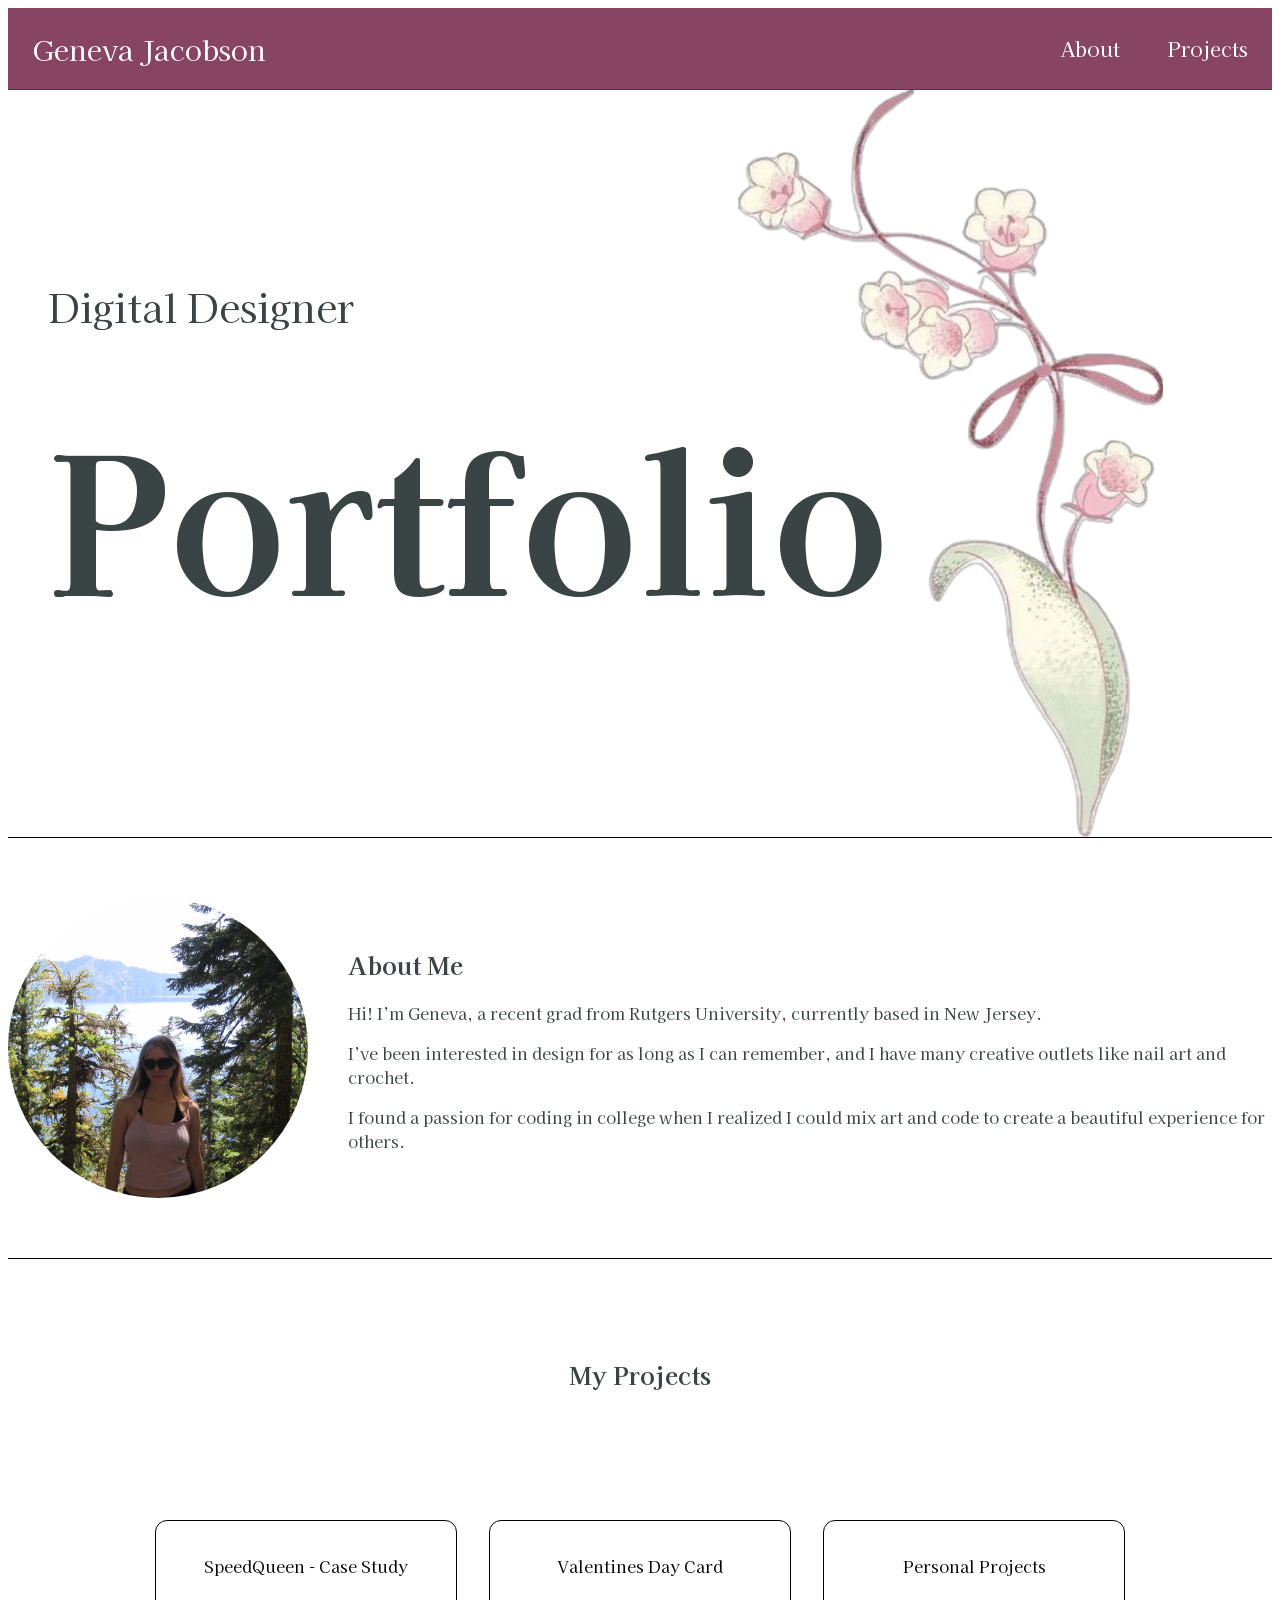
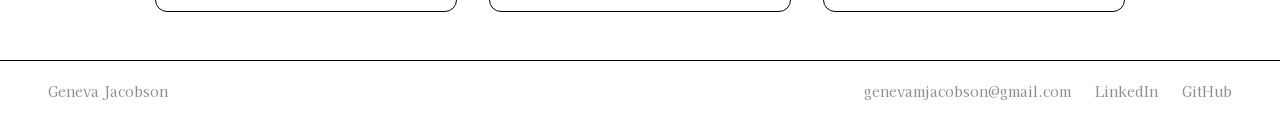
<file: index.html>
<html lang="en">
    <head>
        <meta charset="UTF-8">
        <meta http-equiv="X-UA-Compatible" content="IE=edge">
        <meta name="viewport" content="width=device-width, initial-scale=1.0">
        <link rel="preconnect" href="https://fonts.googleapis.com">
        <link rel="preconnect" href="https://fonts.gstatic.com" crossorigin>
        <link href="https://fonts.googleapis.com/css2?family=Archivo+Black&family=Cedarville+Cursive&family=Homemade+Apple&family=Kaisei+Decol&display=swap" rel="stylesheet">
        <title>Personal Portfolio Website </title>
        <link rel="stylesheet" href="style.css">
    </head>
    <body>
        <div class="box" id="home">
            <nav>
                <div class="nav-name">
                    <a href="#home">Geneva Jacobson</a>
                </div>
                <ul>
                    <li><a href="#about">About</a></li>
                    <li><a href=#projects>Projects</a></li>
                </ul>
            </nav>
            <div class="cover">
                <div class="text">
                    <p class="small">Digital Designer</p>
                    <h1>Portfolio</h1>
                </div>
            
                <div class="image"></div>
            </div>
        </div>
        <div class="about" id="about">
            <div class="about-container">
                <div class="about-image">
                    <img src="me.jpeg" alt="About Me">
                </div>
                <div class="about-text">
                    <h2>About Me</h2>
                    <p>Hi! I’m Geneva, a recent grad from Rutgers University, currently based in New Jersey. </p>

                    <p>I’ve been interested in design for as long as I can remember, and I have many creative outlets like nail art and crochet. </p>
                    
                    <p>I found a passion for coding in college when I realized I could mix art and code to create a beautiful experience for others.</p>
                </div>
            </div>
        </div>
        <div class="project" id="projects">
            <h2 class="myprojects"> My Projects</h2> 
            <section class="projects">
                <a href="casestudy.html" class="project-box speedqueen">
                    SpeedQueen - Case Study
                </a>
                
                <a href="https://geba-geneva.github.io/Valentines-Day-Card/" class="project-box vday">
                    Valentines Day Card
                </a>
                
                <a href="#" class="project-box scrapbook">
                    Personal Projects
                </a>
            </section>
        </div>
        <footer>
            <div class="container">
              <div class="footer-inner">
                <span>Geneva Jacobson</span>
                    <div class="footer-links">
                        <a href="mailto:genevamjacobson@gmail.com">genevamjacobson@gmail.com</a>
                        <a href="https://www.linkedin.com/in/geneva-jacobson-64617a358/" target="_blank">LinkedIn</a>
                        <a href="https://github.com/geba-geneva" target="_blank">GitHub</a>
                </div>
              </div>
            </div>
          </footer>
    </body>
</html>
</file>
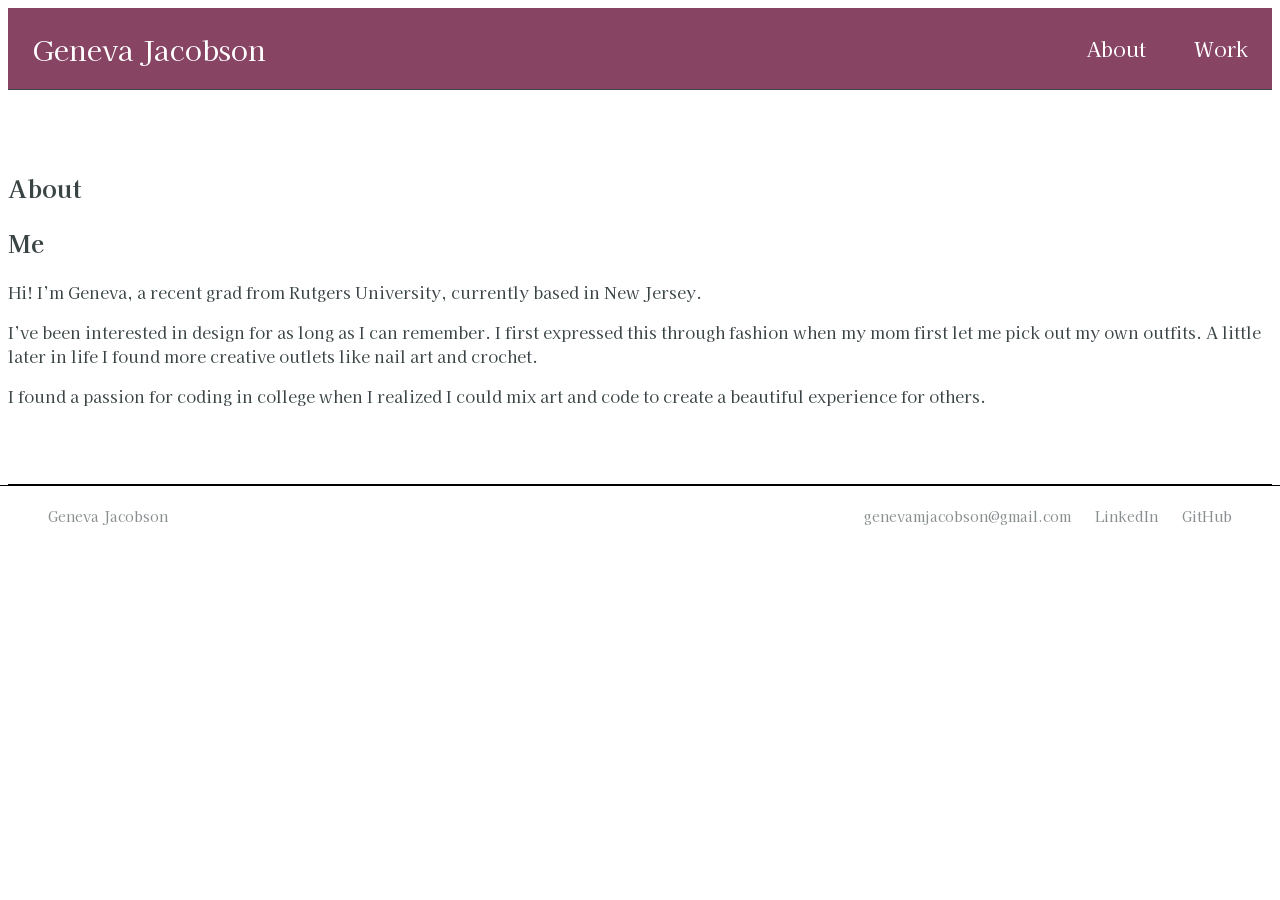
<file: about.html>
<html lang="en">
    <head>
        <meta charset="UTF-8">
        <meta http-equiv="X-UA-Compatible" content="IE=edge">
        <meta name="viewport" content="width=device-width, initial-scale=1.0">
        <link rel="preconnect" href="https://fonts.googleapis.com">
        <link rel="preconnect" href="https://fonts.gstatic.com" crossorigin>
        <link href="https://fonts.googleapis.com/css2?family=Kaisei+Decol&display=swap" rel="stylesheet">
        <title>Personal Portfolio Website </title>
        <link rel="stylesheet" href="style.css">
    </head>
    <body>
        <div class="box">
            <nav>
                <div class="nav-name"><a href="index.html">Geneva Jacobson</a></div>
                <ul>
                    <li><a href="about.html">About</a></li>
                    <li><a href="work.html">Work</a></li>
                </ul>
            </nav>
            <section class="about">
                <h2>About</h2>
                <h2 class="aboutp2">Me</h2>
                <div class="about-box">
                    <p>Hi! I’m Geneva, a recent grad from Rutgers University, currently based in New Jersey. </p>

                    <p>I’ve been interested in design for as long as I can remember. I first expressed this through fashion when my mom first let me pick out my own outfits. A little later in life I found more creative outlets like nail art and crochet. </p>
                    
                    <p>I found a passion for coding in college when I realized I could mix art and code to create a beautiful experience for others.</p>
                </div>
                <div class="me">
            </div>
            </section>
        </div>
        <footer>
            <div class="container">
              <div class="footer-inner">
                <span>Geneva Jacobson</span>
                    <div class="footer-links">
                      <a href="mailto:genevamjacobson@gmail.com">genevamjacobson@gmail.com</a>
                      <a href="https://www.linkedin.com/in/geneva-jacobson-64617a358/" target="_blank">LinkedIn</a>
                      <a href="https://github.com/geba-geneva" target="_blank">GitHub</a>
                </div>
              </div>
            </div>
        </footer>
    </body>
</html>
</file>
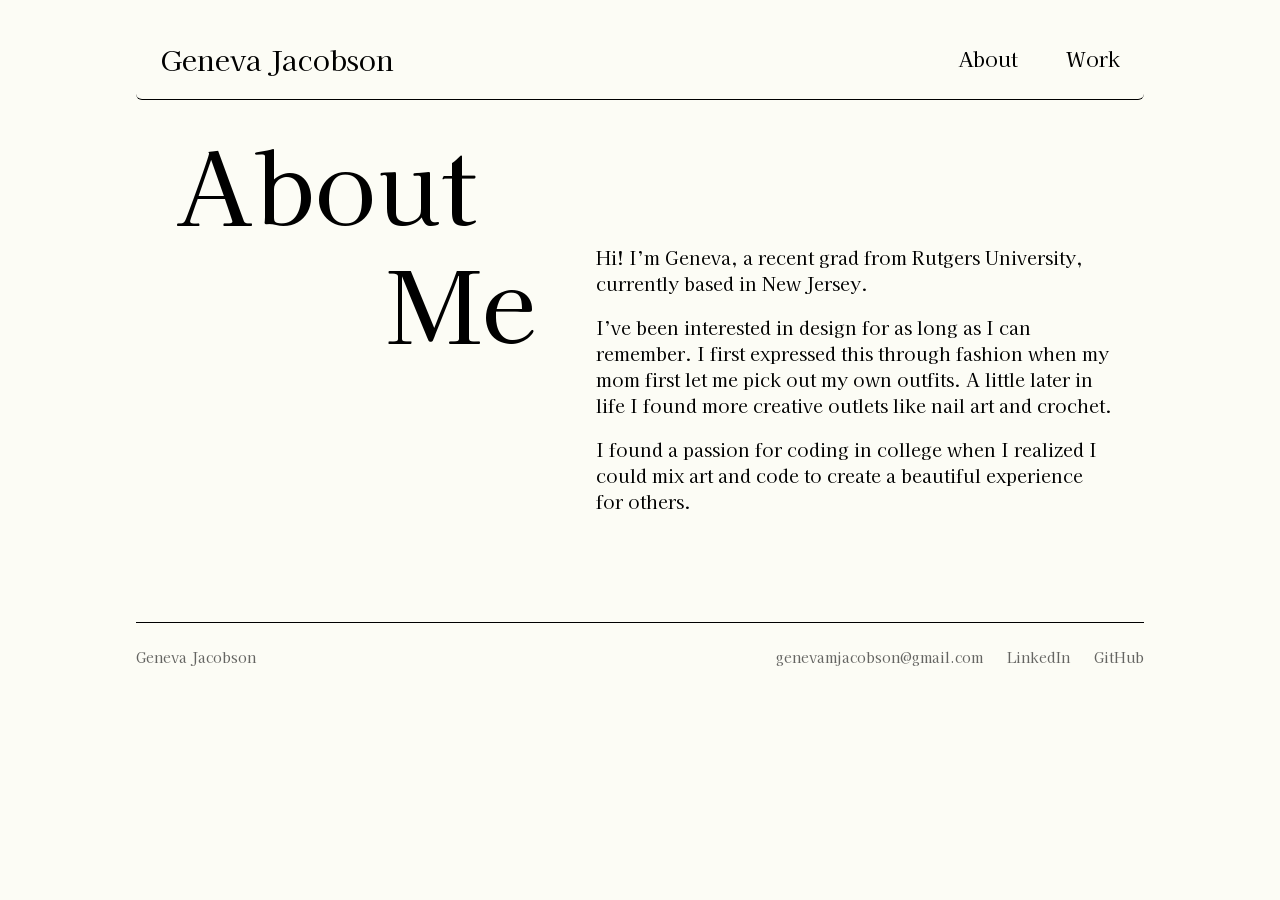
<file: portfolio/about.html>
<html lang="en">
    <head>
        <meta charset="UTF-8">
        <meta http-equiv="X-UA-Compatible" content="IE=edge">
        <meta name="viewport" content="width=device-width, initial-scale=1.0">
        <link rel="preconnect" href="https://fonts.googleapis.com">
        <link rel="preconnect" href="https://fonts.gstatic.com" crossorigin>
        <link href="https://fonts.googleapis.com/css2?family=Kaisei+Decol&display=swap" rel="stylesheet">
        <title>Personal Portfolio Website </title>
        <link rel="stylesheet" href="style.css">
    </head>
    <body>
        <div class="box">
            <nav>
                <div class="nav-name"><a href="index.html">Geneva Jacobson</a></div>
                <ul>
                    <li><a href="about.html">About</a></li>
                    <li><a href="work.html">Work</a></li>
                </ul>
            </nav>
            <section class="about">
                <h2>About</h2>
                <h2 class="aboutp2">Me</h2>
                <div class="about-box">
                    <p>Hi! I’m Geneva, a recent grad from Rutgers University, currently based in New Jersey. </p>

                    <p>I’ve been interested in design for as long as I can remember. I first expressed this through fashion when my mom first let me pick out my own outfits. A little later in life I found more creative outlets like nail art and crochet. </p>
                    
                    <p>I found a passion for coding in college when I realized I could mix art and code to create a beautiful experience for others.</p>
                </div>
                <div class="me">
            </div>
            </section>
        </div>
        <footer>
            <div class="container">
              <div class="footer-inner">
                <span>Geneva Jacobson</span>
                    <div class="footer-links">
                      <a href="mailto:genevamjacobson@gmail.com">genevamjacobson@gmail.com</a>
                      <a href="www.linkedin.com/in/geneva-jacobson-64617a358" target="_blank">LinkedIn</a>
                      <a href="https://github.com/geba-geneva" target="_blank">GitHub</a>
                </div>
              </div>
            </div>
        </footer>
    </body>
</html>
</file>
<file: style.css>
html {
  scroll-behavior: smooth;
}
body{
  font-family: "Kaisei Decol", serif;
  font-weight: 400;
  font-style: normal;
  color: #3a4445;

}
/* landing pagge */
nav{
display: flex;
align-items: center;
border-bottom: 1px solid #3a4445;
text-decoration: none;
padding: 6px 12px;
transition: 0.2s;
list-style: none;
background-color: #874463;
}


nav ul{
display: flex;
gap: 24px;
list-style: none;
margin-left: auto;
font-size: 20px;
}
nav a {
text-decoration: none;
padding: 6px 12px;
border-radius: 6px;
transition: 0.2s;
color: white;
}
.nav-name a {
font-size: 28px;
}
nav a:hover {
opacity: 0.4;
}

.cover {
  display: flex;
  height: 83vh;
  position: relative;
  border-bottom: 1px solid black;
}
h1 {
  font-size: 15vw;
  margin: 0;
}
.text {
  z-index: 2;
  display: flex;
  flex-direction: column;
  justify-content: flex-start; /* move to top */
  padding-top: 150px;
  padding-left: 40px;
  padding-right: 40px;
}

.small{
  font-size: 3vw;
}

.image {
  position: absolute;   /* place it inside .cover */
  right: 100;
  top: 0;

  width: 35%;           /* controls how wide */
  height: 100%;         /* makes it tall */

  background-image: url("flower.png");
  background-size: contain;
  background-repeat: no-repeat;
  background-position: center;

  z-index: 1;
}





/* about */
.about {
  border-bottom: 1px solid black;
  padding: 60px 0px;
}

/* Flex container for image + text */
.about-container {
  display: flex;
  align-items: center; /* vertically centers text with image */
  gap: 40px;           /* space between image and text */
  flex-wrap: wrap;      /* allows stacking on small screens */
}

/* Image styling */
.about-image img {
  max-width: 300px;  /* controls image size */
  width: 100%;
  height: auto; 
  border-radius: 250px;     /* keeps proportions */
}

/* Text styling */
.about-text {
  flex: 1; /* takes remaining space */
}





/* Courses section */
.relatedcourses {
  padding-top: 60px;
  text-align: center;
}

/* Grid of course boxes */
.course-grid {
  display: flex;
  flex-wrap: wrap;       /* allows wrapping on smaller screens */
  justify-content: center;
  gap: 30px;             /* space between boxes */
  margin-top: 40px;
  padding-bottom: 60px;
}

/* Each course box */
.course-box {
  background-color: #ffffff;
  padding: 30px;
  border-radius: 12px;
  border: 1px solid black;
  width: 150px;          /* fixed width for uniform boxes */
  text-align: left;
}



.myprojects{
  padding: 60px 0px;
  display: block;
  text-align: center;
  margin-top: 3%;
}
.projects {
  display: flex;
  grid-template-columns: repeat(2, 1fr);
  gap: 2rem;
  padding: 3rem;
  justify-content: center;
}

.project-box {
  display: flex;
  align-items: center;
  justify-content: center;
  height: 90px;
  width: 300px;
  font-family: 'Kaisei Decol', serif;
  text-decoration: none;
  color: #000;
  border: 1px solid #000;
  transition: transform 0.2s ease;
  border-radius: 12px;
}
.project-box:hover{
  opacity: 0.4;
}

/* footer */

.container{
  padding: 60px 60px; /* keep content aligned */
  margin-left: -60px;
  margin-right: -60px;
  border-top: 1px solid black;
}
.footer-inner {
  display: flex;
  justify-content: space-between;
  align-items: center;
  font-size: 14px;
  opacity: 0.6;
}
.footer-links {
  display: flex;
  gap: 24px;
}
.footer-links a {
  text-decoration: none;
  transition: opacity 0.2s;
  color: #3a4445;
}
.footer-links a:hover {
  opacity: 0.4;
}




    /* ── CASE STUDY PAGE ── */

.container{
  padding: 20px 100px;
}
.case-hero {
    padding: 20px 0 60px;
    border-bottom: 1px solid black;
  }
  .case-tag {
    font-size: 13px;
    letter-spacing: 0.12em;
    text-transform: uppercase;
    margin-bottom: 24px;
    opacity: 0.5;
  }
  .case-hero h1 {
    font-size: clamp(48px, 7vw, 90px);
    font-weight: 200;
    line-height: 1.1;
    margin: 0 0 28px;
  }
  .case-hero p {
    font-size: 18px;
    max-width: 600px;
    line-height: 1.8;
    opacity: 0.7;
    margin-bottom: 48px;
  }
  .meta-row {
    display: flex;
    flex-wrap: wrap;
    gap: 40px;
    padding-top: 32px;
    border-top: 1px solid black;
  }
  .meta-item label {
    display: block;
    font-size: 11px;
    text-transform: uppercase;
    letter-spacing: 0.12em;
    opacity: 0.45;
    margin-bottom: 6px;
  }
  .meta-item span {
    font-size: 15px;
  }
  
  .case-section {
    padding: 72px 0;
    border-bottom: 1px solid black;
  }
  .case-section:last-of-type {
    border-bottom: none;
  }
  .section-label {
    font-size: 11px;
    text-transform: uppercase;
    letter-spacing: 0.14em;
    opacity: 0.4;
    margin-bottom: 16px;
  }
  .case-section h2 {
    font-size: clamp(36px, 5vw, 64px);
    font-weight: 200;
    margin: 0 0 24px;
    line-height: 1.1;
  }
  .case-section p {
    font-size: 17px;
    line-height: 1.85;
    max-width: 640px;
    opacity: 0.75;
    margin-bottom: 16px;
  }
  
  .process-steps {
    display: flex;
    flex-wrap: wrap;
    gap: 1px;
    margin-top: 40px;
    border: 1px solid black;
    border-radius: 12px;
    overflow: hidden;
  }
  .process-step {
    flex: 1;
    min-width: 140px;
    padding: 20px 22px;
    border-right: 1px solid black;
  }
  .process-step:last-child {
    border-right: none;
  }
  .ps-num {
    font-size: 11px;
    letter-spacing: 0.1em;
    opacity: 0.4;
    margin-bottom: 8px;
  }
  .ps-title {
    font-size: 16px;
    margin-bottom: 6px;
  }
  .ps-desc {
    font-size: 13px;
    opacity: 0.55;
    line-height: 1.5;
  }
  
  .card-grid {
    display: grid;
    grid-template-columns: repeat(auto-fit, minmax(220px, 1fr));
    gap: 16px;
    margin-top: 40px;
  }
  .card {
    border: 1px solid black;
    border-radius: 12px;
    padding: 24px 26px;
  }
  .card-icon {
    font-size: 22px;
    margin-bottom: 14px;
  }
  .card h4 {
    font-size: 16px;
    font-weight: 400;
    margin-bottom: 8px;
  }
  .card p {
    font-size: 14px;
    opacity: 0.6;
    line-height: 1.65;
    margin: 0;
  }
  
  .quotes {
    display: flex;
    flex-direction: column;
    gap: 12px;
    margin-top: 36px;
  }
  .quote {
    border-left: 2px solid black;
    padding: 10px 20px;
    font-size: 15px;
    font-style: italic;
    opacity: 0.65;
    line-height: 1.7;
  }
  
  .finding-list {
    display: flex;
    flex-direction: column;
    gap: 14px;
    margin-top: 36px;
  }
  .finding {
    display: flex;
    gap: 20px;
    align-items: flex-start;
    border: 1px solid black;
    border-radius: 12px;
    padding: 20px 24px;
  }
  .finding-num {
    font-size: 13px;
    opacity: 0.35;
    letter-spacing: 0.06em;
    flex-shrink: 0;
    padding-top: 2px;
    min-width: 28px;
  }
  .finding h4 {
    font-size: 16px;
    font-weight: 400;
    margin-bottom: 6px;
  }
  .finding p {
    font-size: 14px;
    opacity: 0.6;
    line-height: 1.65;
    margin: 0;
  }
  
  .pill-row {
    display: flex;
    flex-wrap: wrap;
    gap: 10px;
    margin-top: 28px;
  }
  .pill {
    font-size: 13px;
    border: 1px solid black;
    border-radius: 999px;
    padding: 5px 16px;
    opacity: 0.7;
  }

  .video-wrap {
    margin-top: 36px;
    border-radius: 12px;
    margin: 0 auto;
    overflow: hidden;
    border: none;
  }
  .video-wrap video,
  .video-wrap iframe {
    display: block;
    width: 50%;
    aspect-ratio: 16 / 9;
    border: none;
  }
  
  .next-box {
    margin-top: 28px;
    border: 1px solid black;
    border-radius: 12px;
    padding: 24px 28px;
  }
  .nb-label {
    font-size: 11px;
    text-transform: uppercase;
    letter-spacing: 0.12em;
    opacity: 0.4;
    margin-bottom: 10px !important;
  }
  
  .reflection-grid {
    display: grid;
    grid-template-columns: 1fr 1fr;
    gap: 16px;
    margin-top: 36px;
  }
  .reflection-card {
    border: 1px solid black;
    border-radius: 12px;
    padding: 24px 26px;
  }
  .reflection-card h4 {
    font-size: 12px;
    text-transform: uppercase;
    letter-spacing: 0.1em;
    opacity: 0.45;
    font-weight: 400;
    margin-bottom: 16px;
  }
  .reflection-card ul {
    list-style: none;
    display: flex;
    flex-direction: column;
    gap: 10px;
    padding: 0;
  }
  .reflection-card ul li {
    font-size: 15px;
    line-height: 1.6;
    opacity: 0.75;
    padding-left: 16px;
    position: relative;
  }
  .reflection-card ul li::before {
    content: '–';
    position: absolute;
    left: 0;
    opacity: 0.4;
  }
  
  @media (max-width: 700px) {
    .process-steps { flex-direction: column; }
    .process-step { border-right: none; border-bottom: 1px solid black; }
    .process-step:last-child { border-bottom: none; }
    .reflection-grid { grid-template-columns: 1fr; }
  }
</file>
<file: portfolio/style.css>
body{
        font-family: "Kaisei Decol", serif;
        font-weight: 200;
        font-style: normal;
        background-color: #FCFCF5;
        color: black;
        padding: 10px 10%;
}
nav{
    display: flex;
    align-items: center;
    border-bottom: 1px solid black;
    padding: 12px;
    text-decoration: none;
    padding: 6px 12px;
    border-radius: 6px;
    transition: 0.2s;
    list-style: none;

}
nav ul{
    display: flex;
    gap: 24px;
    list-style: none;
    margin-left: auto;
    font-size: 20px;
}
nav a {
    text-decoration: none;
    padding: 6px 12px;
    border-radius: 6px;
    transition: 0.2s;
    color:black;
}
.nav-name a {
    font-size: 28px;
}
nav a:hover {
    opacity: 0.4;
}

.header-text{
    margin-top: -70px;
    font-size: 100px;
    text-align: center;
    font-weight:lighter;
}

.about{
    margin-top: 10px;
    font-weight:lighter;
    }
    .about h2{
        margin-top: 0px;
        font-weight:lighter;
        display: block;
        font-size: 100px;
        margin-left: 40px;
    }
    .about .aboutp2{
        font-size: 100px;
        margin-left: 250px;
        margin-top: -110px;
    }
    .about-box{
        font-size: 18px;
        margin-left: 430px;
        padding: 30px;
        margin-top: -260px;
    }
    .me img{
        position: absolute;
        display:block;
        width: 200px;
        border-radius: 12px;
        margin-left: 40px;
        margin-top: -250px;
    }
    .myprojects{
        font-size: 90px;
        font-weight: lighter;
        display: block;
        text-align: center;
        margin-top: 3%;
    }
    .projects {
        display: flex;
        grid-template-columns: repeat(2, 1fr);
        gap: 2rem;
        padding: 3rem;
        justify-content: center;
    }
    
    .project-box {
        display: flex;
        align-items: center;
        justify-content: center;
        height: 90px;
        width: 300px;
        font-family: 'Kaisei Decol', serif;
        text-decoration: none;
        color: #000;
        border: 1px solid #000;
        transition: transform 0.2s ease;
        border-radius: 12px;
    }
    .project-box:hover{
        opacity: 0.4;
    }

    footer {
        border-top: 1px solid black;
        padding: 24px 0;
        margin-top: 60px;
      }
      .footer-inner {
        display: flex;
        justify-content: space-between;
        align-items: center;
        font-size: 14px;
        opacity: 0.6;
      }
      .footer-links {
        display: flex;
        gap: 24px;
      }
      .footer-links a {
        text-decoration: none;
        color: black;
        transition: opacity 0.2s;
      }
      .footer-links a:hover {
        opacity: 0.4;
      }



    /* ── CASE STUDY PAGE ── */

.case-hero {
    padding: 20px 0 60px;
    border-bottom: 1px solid black;
  }
  .case-tag {
    font-size: 13px;
    letter-spacing: 0.12em;
    text-transform: uppercase;
    margin-bottom: 24px;
    opacity: 0.5;
  }
  .case-hero h1 {
    font-size: clamp(48px, 7vw, 90px);
    font-weight: 200;
    line-height: 1.1;
    margin: 0 0 28px;
  }
  .case-hero p {
    font-size: 18px;
    max-width: 600px;
    line-height: 1.8;
    opacity: 0.7;
    margin-bottom: 48px;
  }
  .meta-row {
    display: flex;
    flex-wrap: wrap;
    gap: 40px;
    padding-top: 32px;
    border-top: 1px solid black;
  }
  .meta-item label {
    display: block;
    font-size: 11px;
    text-transform: uppercase;
    letter-spacing: 0.12em;
    opacity: 0.45;
    margin-bottom: 6px;
  }
  .meta-item span {
    font-size: 15px;
  }
  
  .case-section {
    padding: 72px 0;
    border-bottom: 1px solid black;
  }
  .case-section:last-of-type {
    border-bottom: none;
  }
  .section-label {
    font-size: 11px;
    text-transform: uppercase;
    letter-spacing: 0.14em;
    opacity: 0.4;
    margin-bottom: 16px;
  }
  .case-section h2 {
    font-size: clamp(36px, 5vw, 64px);
    font-weight: 200;
    margin: 0 0 24px;
    line-height: 1.1;
  }
  .case-section p {
    font-size: 17px;
    line-height: 1.85;
    max-width: 640px;
    opacity: 0.75;
    margin-bottom: 16px;
  }
  
  .process-steps {
    display: flex;
    flex-wrap: wrap;
    gap: 1px;
    margin-top: 40px;
    border: 1px solid black;
    border-radius: 12px;
    overflow: hidden;
  }
  .process-step {
    flex: 1;
    min-width: 140px;
    padding: 20px 22px;
    border-right: 1px solid black;
  }
  .process-step:last-child {
    border-right: none;
  }
  .ps-num {
    font-size: 11px;
    letter-spacing: 0.1em;
    opacity: 0.4;
    margin-bottom: 8px;
  }
  .ps-title {
    font-size: 16px;
    margin-bottom: 6px;
  }
  .ps-desc {
    font-size: 13px;
    opacity: 0.55;
    line-height: 1.5;
  }
  
  .card-grid {
    display: grid;
    grid-template-columns: repeat(auto-fit, minmax(220px, 1fr));
    gap: 16px;
    margin-top: 40px;
  }
  .card {
    border: 1px solid black;
    border-radius: 12px;
    padding: 24px 26px;
  }
  .card-icon {
    font-size: 22px;
    margin-bottom: 14px;
  }
  .card h4 {
    font-size: 16px;
    font-weight: 400;
    margin-bottom: 8px;
  }
  .card p {
    font-size: 14px;
    opacity: 0.6;
    line-height: 1.65;
    margin: 0;
  }
  
  .quotes {
    display: flex;
    flex-direction: column;
    gap: 12px;
    margin-top: 36px;
  }
  .quote {
    border-left: 2px solid black;
    padding: 10px 20px;
    font-size: 15px;
    font-style: italic;
    opacity: 0.65;
    line-height: 1.7;
  }
  
  .finding-list {
    display: flex;
    flex-direction: column;
    gap: 14px;
    margin-top: 36px;
  }
  .finding {
    display: flex;
    gap: 20px;
    align-items: flex-start;
    border: 1px solid black;
    border-radius: 12px;
    padding: 20px 24px;
  }
  .finding-num {
    font-size: 13px;
    opacity: 0.35;
    letter-spacing: 0.06em;
    flex-shrink: 0;
    padding-top: 2px;
    min-width: 28px;
  }
  .finding h4 {
    font-size: 16px;
    font-weight: 400;
    margin-bottom: 6px;
  }
  .finding p {
    font-size: 14px;
    opacity: 0.6;
    line-height: 1.65;
    margin: 0;
  }
  
  .pill-row {
    display: flex;
    flex-wrap: wrap;
    gap: 10px;
    margin-top: 28px;
  }
  .pill {
    font-size: 13px;
    border: 1px solid black;
    border-radius: 999px;
    padding: 5px 16px;
    opacity: 0.7;
  }

  .video-wrap {
    margin-top: 36px;
    border-radius: 12px;
    margin: 0 auto;
    overflow: hidden;
    border: none;
  }
  .video-wrap video,
  .video-wrap iframe {
    display: block;
    width: 50%;
    aspect-ratio: 16 / 9;
    border: none;
  }
  
  .next-box {
    margin-top: 28px;
    border: 1px solid black;
    border-radius: 12px;
    padding: 24px 28px;
  }
  .nb-label {
    font-size: 11px;
    text-transform: uppercase;
    letter-spacing: 0.12em;
    opacity: 0.4;
    margin-bottom: 10px !important;
  }
  
  .reflection-grid {
    display: grid;
    grid-template-columns: 1fr 1fr;
    gap: 16px;
    margin-top: 36px;
  }
  .reflection-card {
    border: 1px solid black;
    border-radius: 12px;
    padding: 24px 26px;
  }
  .reflection-card h4 {
    font-size: 12px;
    text-transform: uppercase;
    letter-spacing: 0.1em;
    opacity: 0.45;
    font-weight: 400;
    margin-bottom: 16px;
  }
  .reflection-card ul {
    list-style: none;
    display: flex;
    flex-direction: column;
    gap: 10px;
    padding: 0;
  }
  .reflection-card ul li {
    font-size: 15px;
    line-height: 1.6;
    opacity: 0.75;
    padding-left: 16px;
    position: relative;
  }
  .reflection-card ul li::before {
    content: '–';
    position: absolute;
    left: 0;
    opacity: 0.4;
  }
  
  @media (max-width: 700px) {
    .process-steps { flex-direction: column; }
    .process-step { border-right: none; border-bottom: 1px solid black; }
    .process-step:last-child { border-bottom: none; }
    .reflection-grid { grid-template-columns: 1fr; }
  }
</file>
